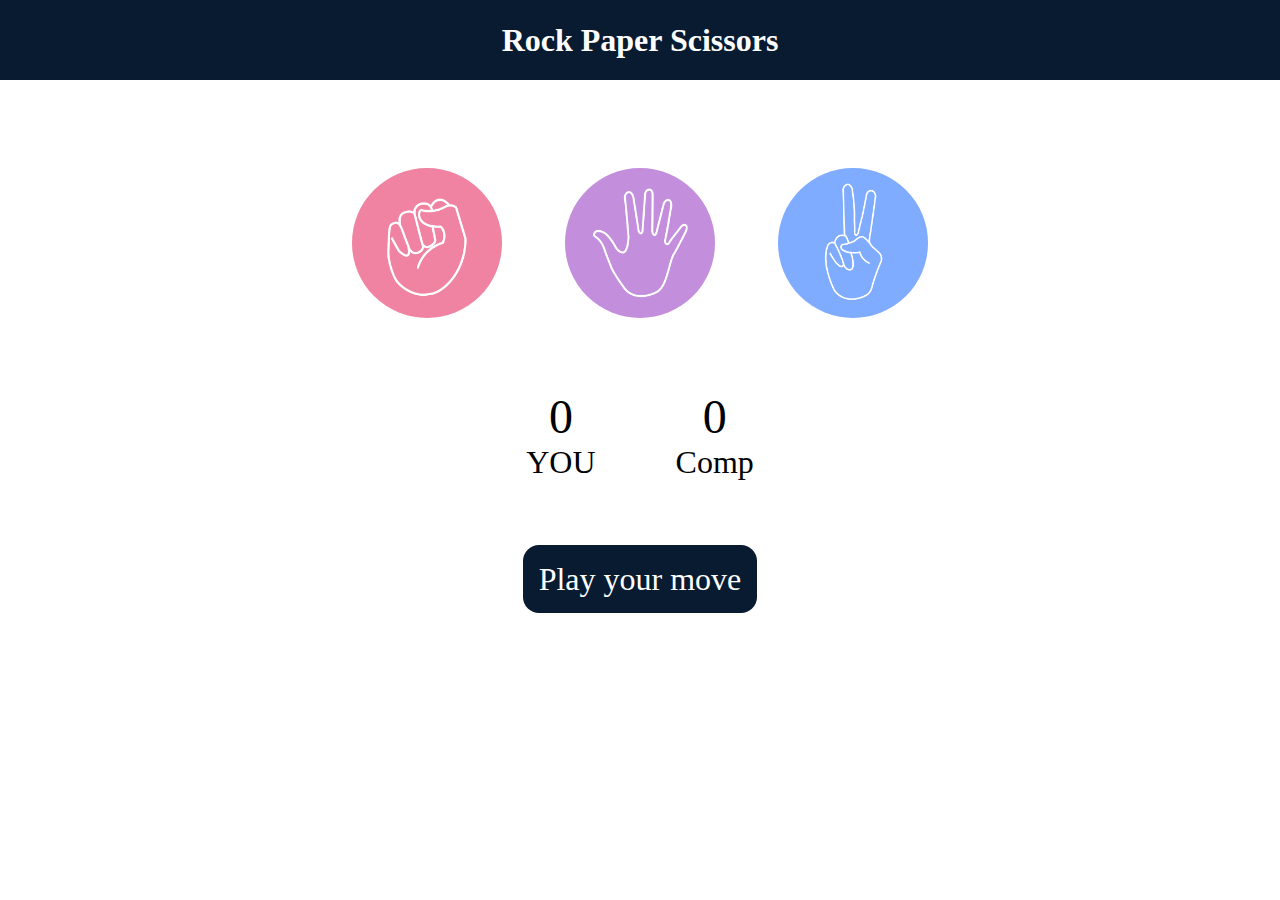
<file: Rps/index.html>
<!DOCTYPE html>
<html lang="en">
<head>
    <meta charset="UTF-8">
    <meta name="viewport" content="width=device-width, initial-scale=1.0">
    <title>Rock paper scissors game</title>
    <link rel="stylesheet" href="style.css">
</head>
<body>
    <h1>Rock Paper Scissors</h1>
    <div class="choices">
        <div class="choice" id="rock">
            <img src="rock.png">
        </div> 
        <div class="choice" id="paper">
            <img src="paper.png">
        </div>    
        <div class="choice" id="scissors">
            <img src="scissors.png">        
        </div>
    </div>
       
        <div class="score-board">
            <div class="score">
                <p id="user-score">0</p>
                <p>YOU</p>
            </div>
            <div class="score">
                <p id="comp-score">0</p>
                <p>Comp</p>
            </div>
        </div>
        <div class="msg-container">
            <p id="msg">Play your move</p>
        </div>
    <script src="app.js"></script>
</body>
</html>
</file>
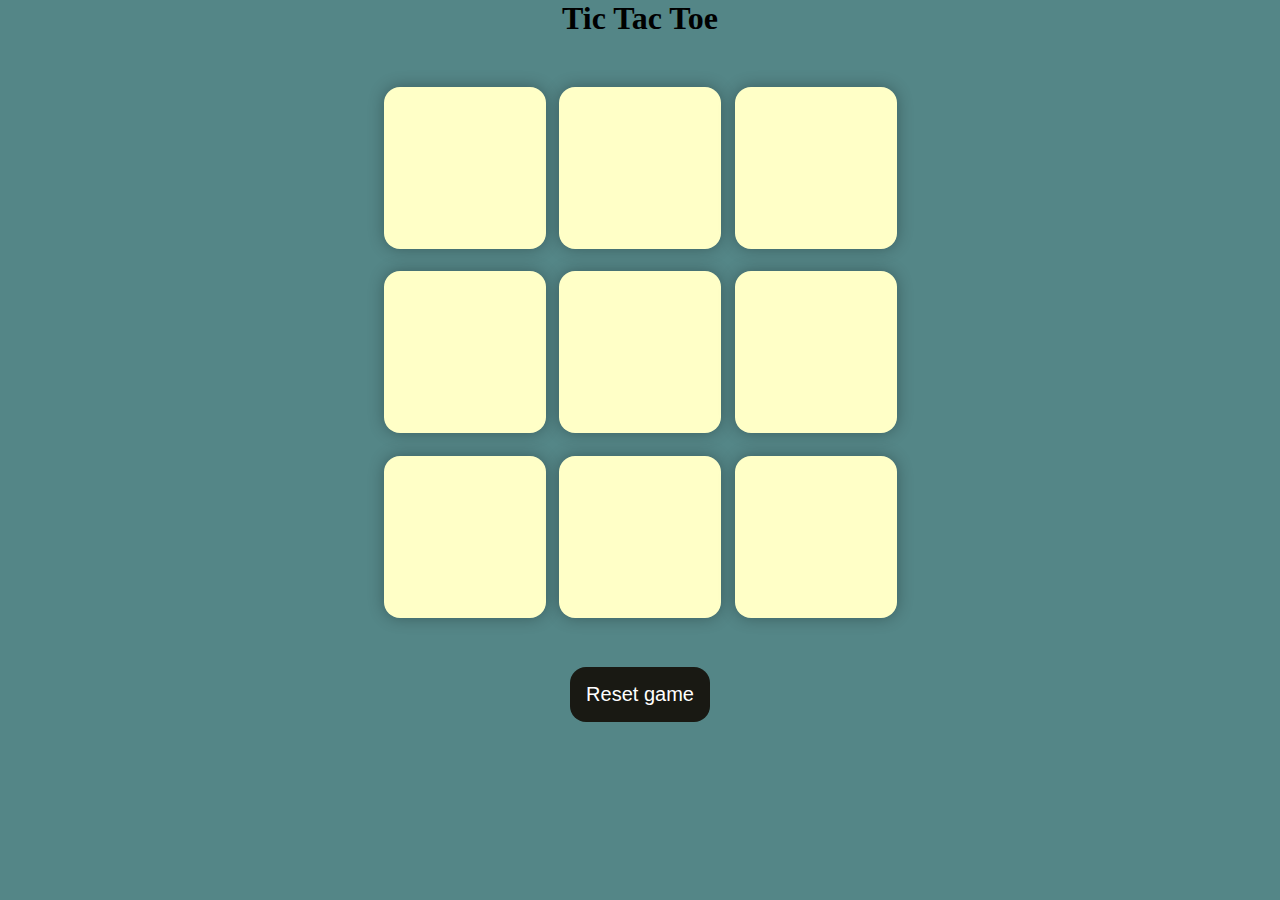
<file: Tic tac toe/index.html>
<!DOCTYPE html>
<html lang="en">
<head>
    <meta charset="UTF-8">
    <meta name="viewport" content="width=device-width, initial-scale=1.0">
    <title>Tic Tac Toe</title>
    <link rel="stylesheet" href="style.css">
</head>
<body>
    <div class="msg-container hide">
        <p id="msg">Winner</p>
        <button id="new-game">New Game</button>
    </div>
    <main>
        <h1>Tic Tac Toe</h1>
        <div class="container">
        <div class="game">
            <button class="box"></button>
            <button class="box"></button>
            <button class="box"></button>
            <button class="box"></button>
            <button class="box"></button>
            <button class="box"></button>
            <button class="box"></button>
            <button class="box"></button>
            <button class="box"></button>
        </div>
        </div>
        <button id="reset-btn">Reset game</button>
    </main>
    <script src="app.js"></script>
</body>
</html>
</file>
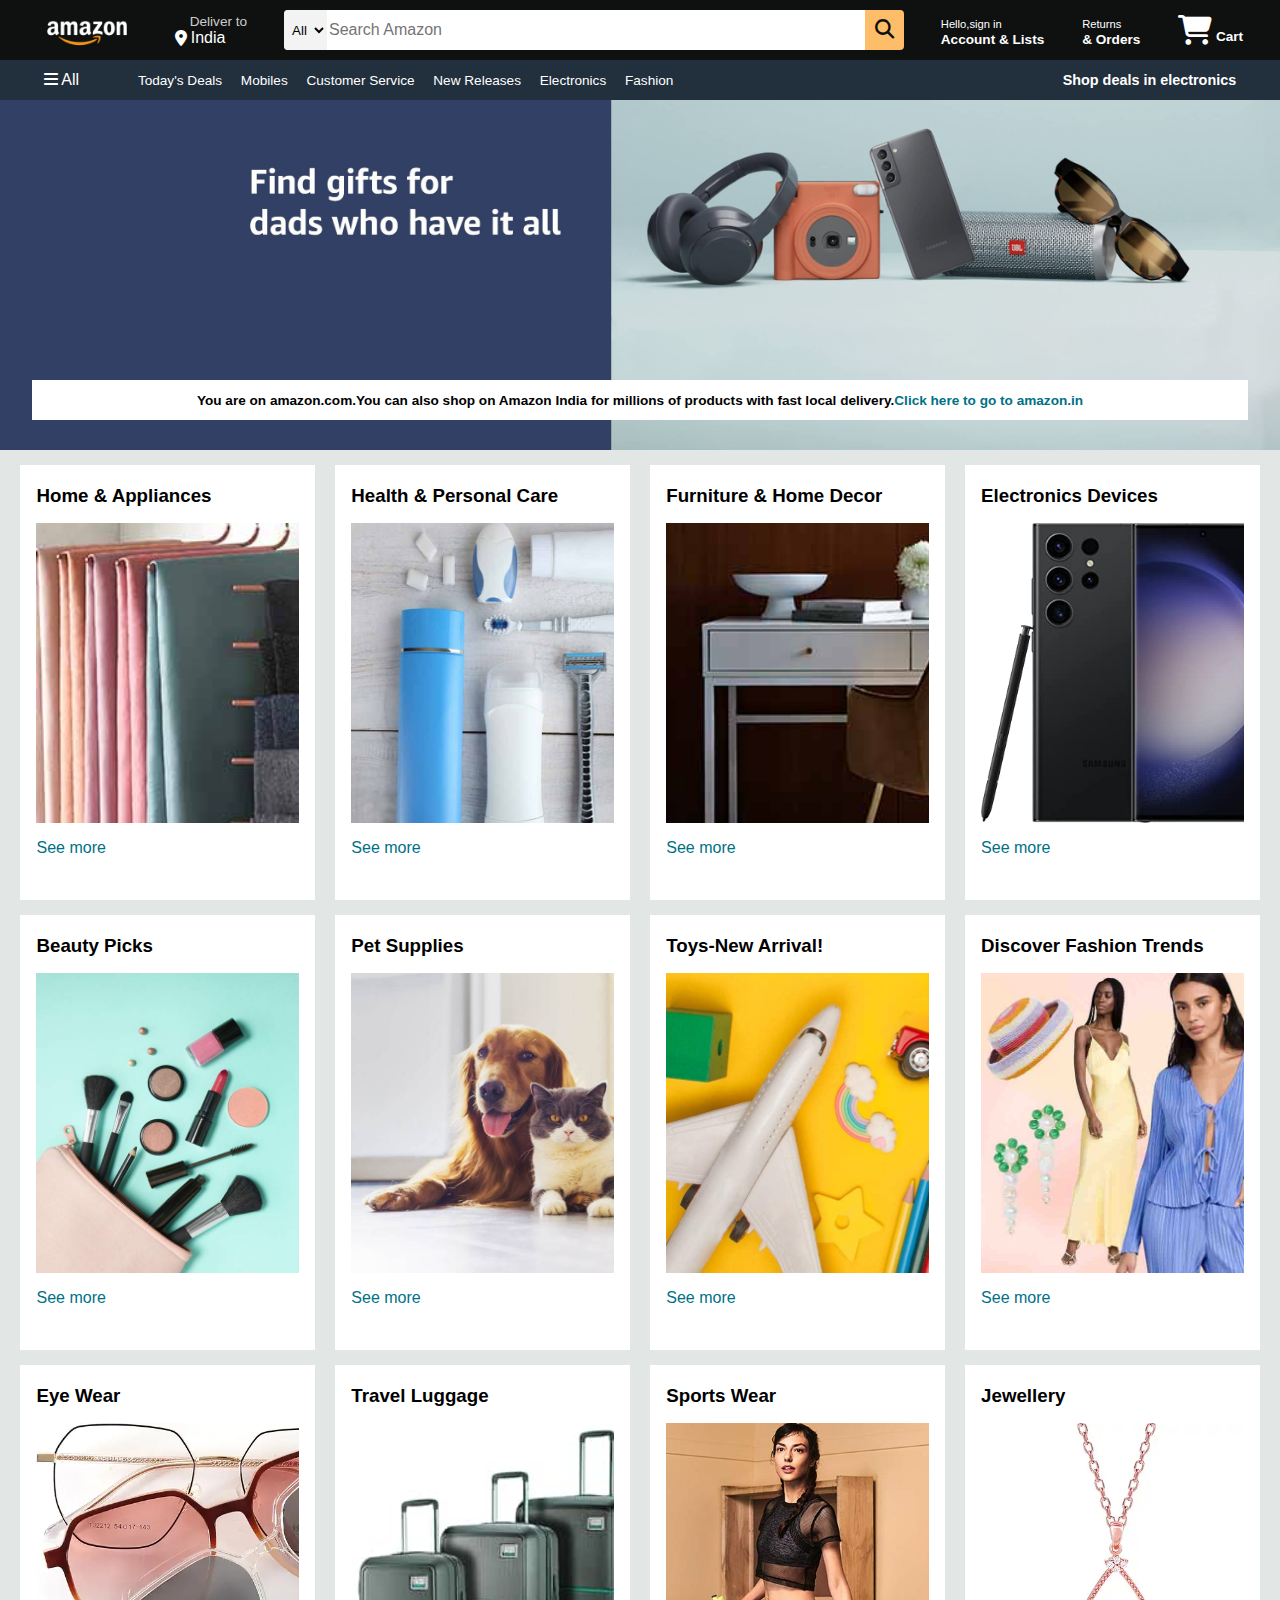
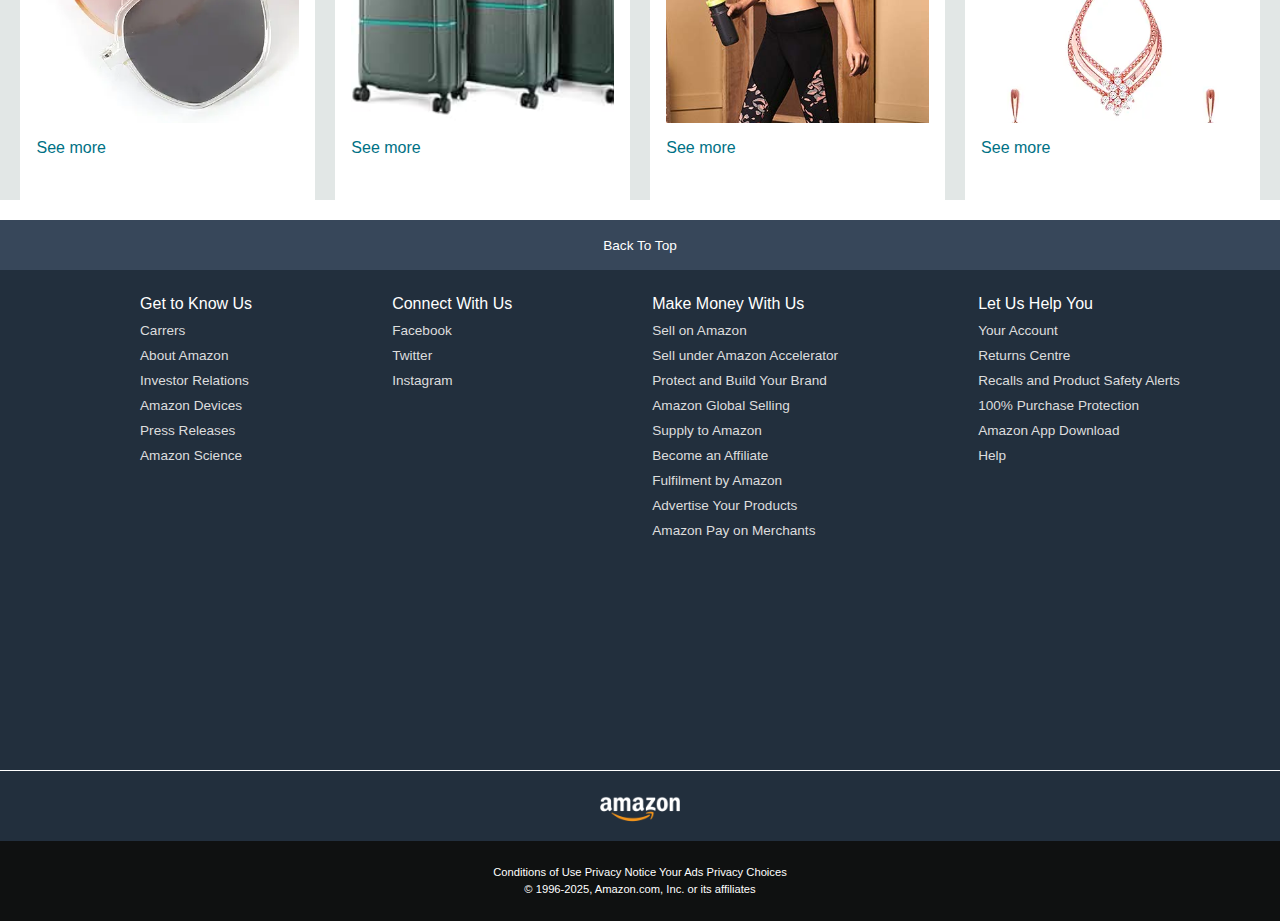
<file: amzon clone/amazon.html>
<!DOCTYPE html>
<html lang="en">
<head>
    <meta charset="UTF-8">
    <meta name="viewport" content="width=device-width, initial-scale=1.0">
    <title>Amazon</title>
    <link rel="stylesheet" href="https://cdnjs.cloudflare.com/ajax/libs/font-awesome/6.7.2/css/all.min.css" integrity="sha512-Evv84Mr4kqVGRNSgIGL/F/aIDqQb7xQ2vcrdIwxfjThSH8CSR7PBEakCr51Ck+w+/U6swU2Im1vVX0SVk9ABhg==" crossorigin="anonymous" referrerpolicy="no-referrer" />
    <link rel="stylesheet" href="style.css">
</head>
<body>
    <header>
        <div class="navbar">
            <div class="navlogo border">
                <div class="logo"></div>
            </div>
            <div class="nav-address border">
                <p class="add1">Deliver to</p>
                <div class="add-icon">
                    <i class="fa-solid fa-location-dot"></i>
                    <p class="add2">India</p>
                </div>
            </div>    
                <div class="nav-search">
                   <select class="search-select">
                    <option>All</option>
                   </select>
                   <input placeholder="Search Amazon" class="search-input"> 
                <div class="search-icon">
                    <i class="fa-solid fa-magnifying-glass"></i>
                </div>
            </div>
        

        <div class="nav-signin border">
            <p><span>Hello,sign in</span></p>
            <p class="nav-2">Account & Lists</p>
        </div>

        <div class="nav-return border">
            <p><span>Returns</span></p>
            <p class="nav-2">& Orders</p>
        </div>
        <div class="nav-cart border">
            <i class="fa-solid fa-cart-shopping"></i>
            Cart
        </div>
    </div>

        <div class="panel">
            <div class="panel-all">
                <i class="fa-solid fa-bars"></i>
                All
            </div>
            <div class="panel-ops">
                <p>Today's Deals</p>
                <p>Mobiles</p>
                <p>Customer Service</p>
                <p>New Releases</p>
                <p>Electronics</p>
                <p>Fashion</p>
            </div>
            <div class="panel-deals">
               Shop deals in electronics 
            </div>
        </div>
    
    </header>

    <div class="hero-sec">
        <div class="hero-msg">
            <p>You are on amazon.com.You can also shop on Amazon India for millions of products with fast local delivery.</p>    <a>  Click here to go to amazon.in</a>
        </div>
    </div>

    <div class="shop">
        <div class="box1 box">
            <div class="box-content"><h3>Home & Appliances</h3>
                <div class="box-img" style="background-image: url('box1_image.jpg');"></div>
                <p>See more</p></div>
        </div>
        <div class="box2 box"><div class="box-content"> <h3>Health & Personal Care</h3>
            <div class="box-img" style="background-image: url('box2_image.jpg');"></div>
            <p>See more</p></div>
        </div>
        <div class="box3 box">
            <div class="box-content"><h3>Furniture & Home Decor</h3>
                <div class="box-img" style="background-image: url('box3_image.jpg');"></div>
                <p>See more</p></div>
        </div>
        <div class="box4 box">
            <div class="box-content"><h3>Electronics Devices</h3>
                <div class="box-img" style="background-image: url('box4_image.jpg');"></div>
                <p>See more</p></div>
        </div>
        <div class="box1 box">
            <div class="box-content"><h3>Beauty Picks</h3>
                <div class="box-img" style="background-image: url('box5_image.jpg');"></div>
                <p>See more</p></div>
        </div>
        <div class="box2 box"><div class="box-content"> <h3>Pet Supplies</h3>
            <div class="box-img" style="background-image: url('box6_image.jpg');"></div>
            <p>See more</p></div>
        </div>
        <div class="box3 box">
            <div class="box-content"><h3>Toys-New Arrival!</h3>
                <div class="box-img" style="background-image: url('box7_image.jpg');"></div>
                <p>See more</p></div>
        </div>
        <div class="box4 box">
            <div class="box-content"><h3>Discover Fashion Trends</h3>
                <div class="box-img" style="background-image: url('box8_image.jpg');"></div>
                <p>See more</p></div>
        </div>
        <div class="box1 box">
            <div class="box-content"><h3>Eye Wear</h3>
                <div class="box-img" style="background-image: url('box-9_image.webp');"></div>
                <p>See more</p></div>
        </div>
        <div class="box2 box"><div class="box-content"> <h3>Travel Luggage</h3>
            <div class="box-img" style="background-image: url('box13_image.jpg');"></div>
            <p>See more</p></div>
        </div>
        <div class="box3 box">
            <div class="box-content"><h3>Sports Wear</h3>
                <div class="box-img" style="background-image: url('box11_image.jpg');"></div>
                <p>See more</p></div>
        </div>
        <div class="box4 box">
            <div class="box-content"><h3>Jewellery</h3>
                <div class="box-img" style="background-image: url('jewellery.webp');"></div>
                <p>See more</p></div>
        </div>
    </div>

    <footer>
        <div class="foot-panel1">
            Back To Top
        </div>
        <div class="foot-panel2">
            <ul>
               <p>Get to Know Us</p>
                <a>Carrers</a>
                <a>About Amazon</a>
                <a>Investor Relations</a>
                <a>Amazon Devices</a>
                <a>Press Releases</a> <a>Amazon Science</a>
            </ul>

            <ul>
                <p>Connect With Us</p>
                <a>Facebook</a>
                <a>Twitter</a>
                <a>Instagram</a>
            </ul>
            <ul>
                <p>Make Money With Us</p>
                <a>Sell on Amazon</a>
                <a>Sell under Amazon Accelerator</a>
                <a>Protect and Build Your Brand</a>
                <a>Amazon Global Selling</a>
                <a>Supply to Amazon</a>
                <a>Become an Affiliate</a>
                <a>Fulfilment by Amazon</a>
                <a>Advertise Your Products</a>
                <a>Amazon Pay on Merchants
                </a>
            </ul>
            <ul>
                <p>Let Us Help You</p>
                <a>Your Account</a>
                <a>Returns Centre</a>
                <a>Recalls and Product Safety Alerts</a>
                <a>100% Purchase Protection</a>
                <a>Amazon App Download</a>
                <a>Help</a>
            </ul>
        </div>
        <div class="foot-panel3">
            <div class="logo"></div>
        </div>
        <div class="foot-panel4">
            <div class="pages">
                <a>Conditions of Use</a>
                <a>Privacy Notice</a>
                <a>Your Ads Privacy Choices</a>
            </div>
            <div class="copyright">
                © 1996-2025, Amazon.com, Inc. or its affiliates
            </div>
        </div>
    </footer>
</body>
</html>
</file>
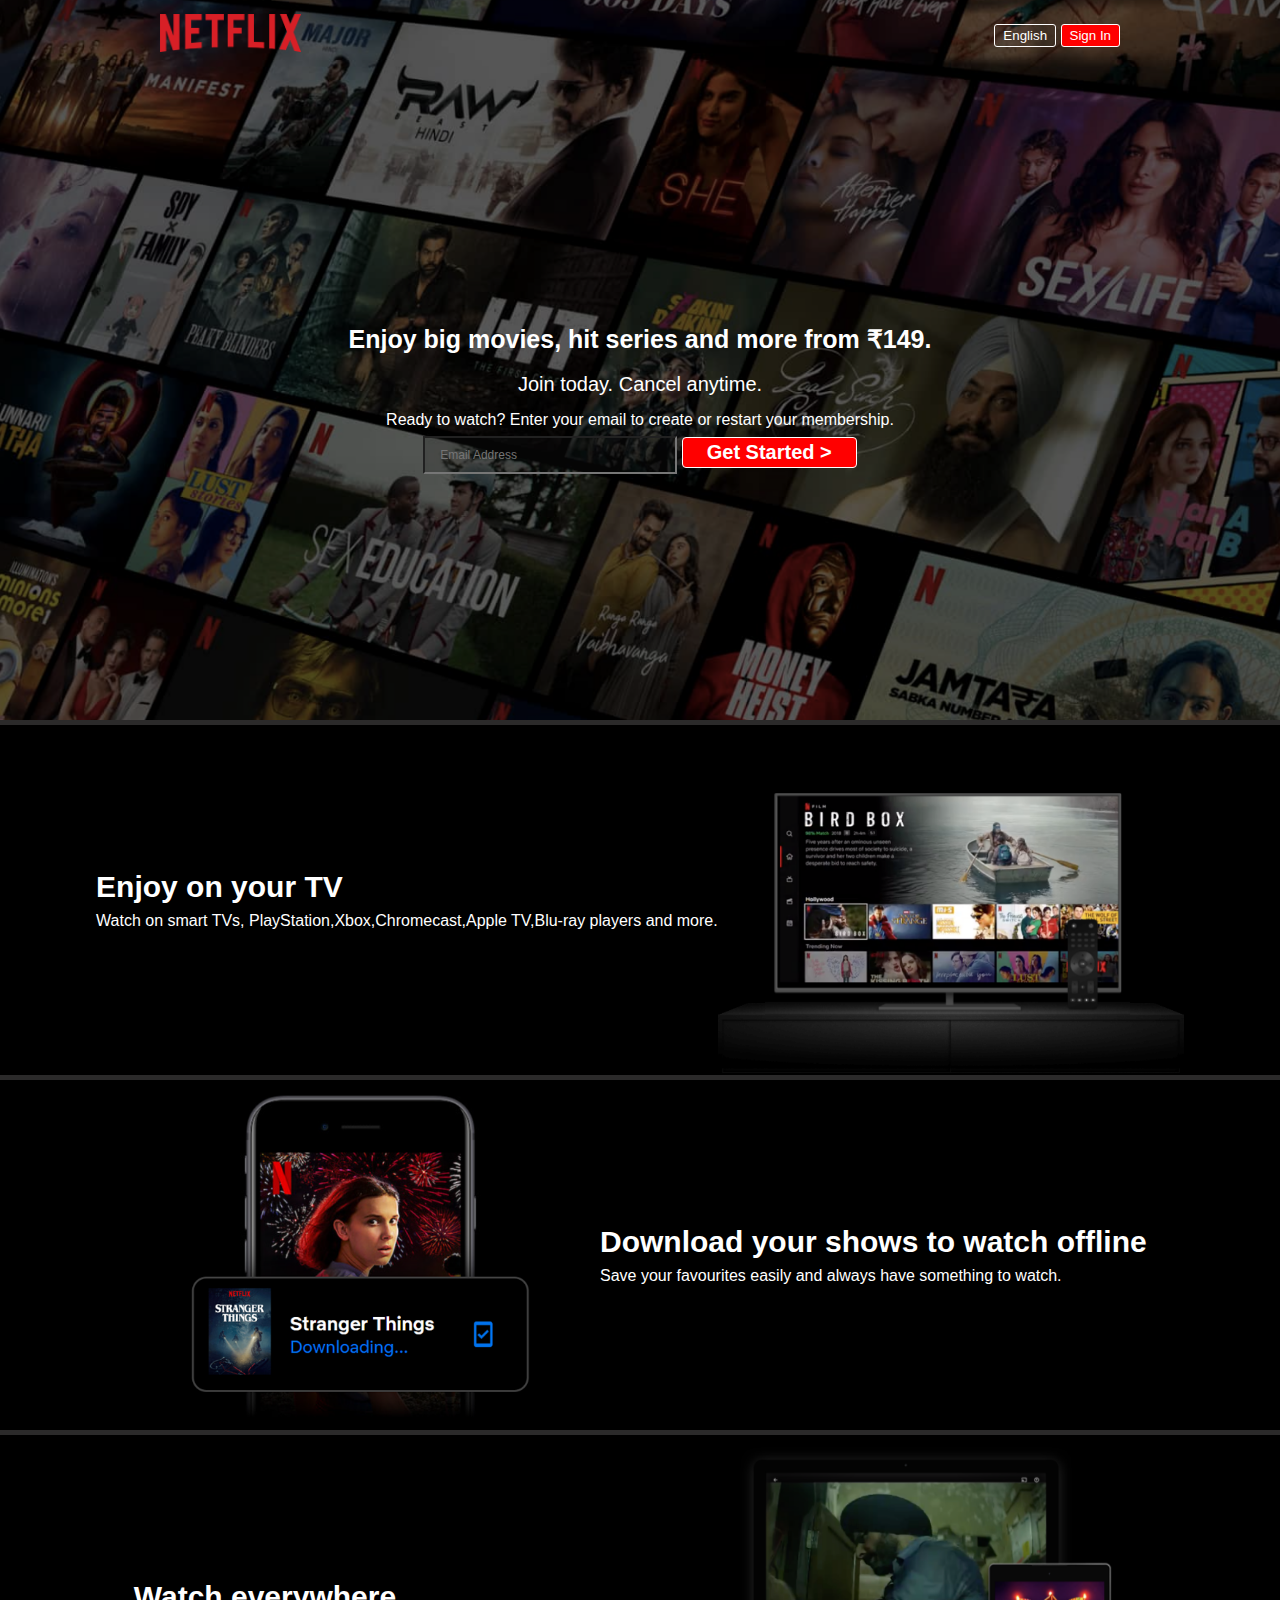
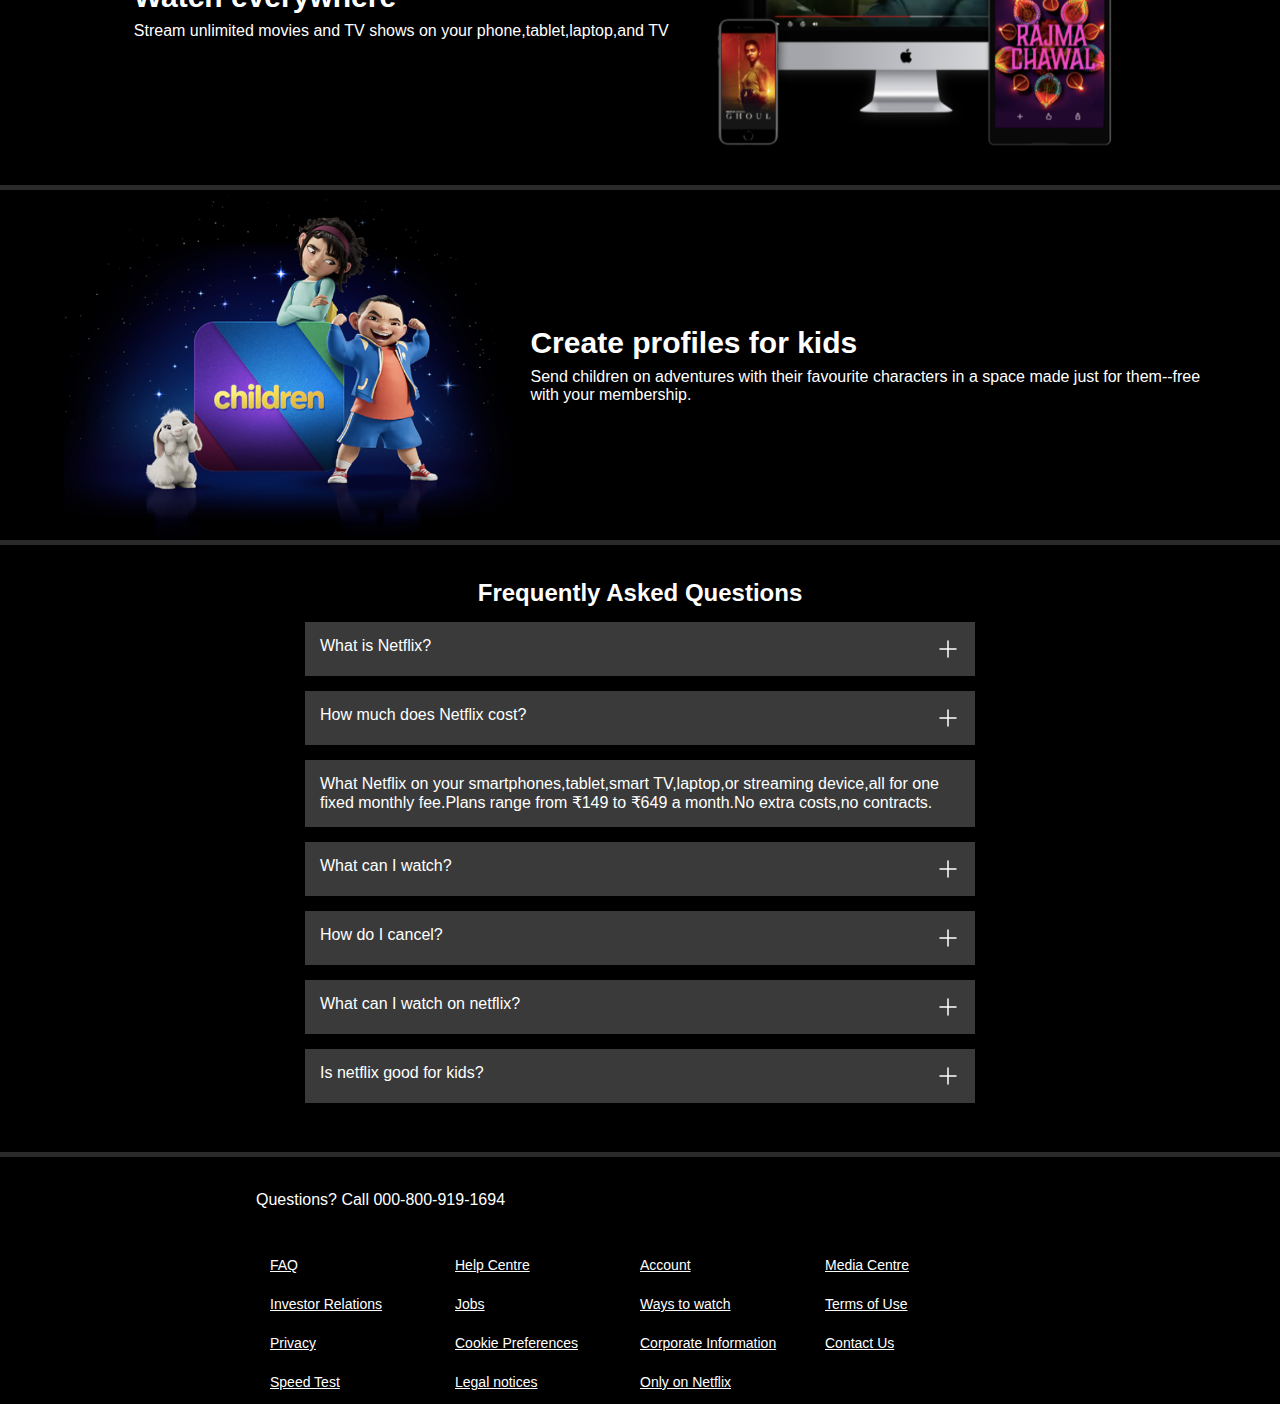
<file: netflix clone/netflix.html>
<!DOCTYPE html>
<html lang="en">
<head>
    <meta charset="UTF-8">
    <meta name="viewport" content="width=device-width, initial-scale=1.0">
    <title>Netflix</title>
    <link rel="stylesheet" href="style.css">
</head>
<body>
    <div class="main">
        <nav>
           <span><img src="logo.png" alt="This is logo"></span> 
           <div>
            <button class="btn">English</button>
            <button class="btn btn-red-sm">Sign In</button>
           </div>
        </nav>
        <div class="box">

        </div>
        <div class="hero">
            <span>Enjoy big movies, hit series and more from ₹149.</span>
            <span>Join today. Cancel anytime.</span>
            <span>Ready to watch? Enter your email to create or restart your membership.</span>
        <div class="input">
            <input type="text" placeholder="Email Address">
            <button class="btn btn-red">Get Started &gt;</button>
        </div>
        </div>
    </div>

    <div class="separation">
            
    </div>

    <section class="first">
        <div class="f">
            <div class="f1">Enjoy on your TV</div>
            <div class="f2">Watch on smart TVs, PlayStation,Xbox,Chromecast,Apple TV,Blu-ray players and more.</div>
        </div>
        <div class="secimg">
            <img src="feature-1.png" alt="This is a image">
        </div>
    </section>

    <div class="separation">
            
    </div>

    <section class="first second">
        <div class="secimg">
            <img src="feature-2.png" alt="This is a image">
        </div>
        <div class="f">
            <div class="f1">Download your shows to watch offline</div>
            <div class="f2">Save your favourites easily and always have something to watch.</div>
        </div>
    </section>

    <div class="separation">
            
    </div>


    <section class="first third">
        <div class="f">
            <div class="f1">Watch everywhere</div>
            <div class="f2">Stream unlimited movies and TV shows on your phone,tablet,laptop,and TV</div>
        </div>
        <div class="secimg">
            <img src="feature-3.png" alt="This is a image">
        </div>
    </section>

    <div class="separation">
            
    </div>

    <section class="first fourth">
        <div class="secimg">
            <img src="feature-4.png" alt="This is a image">
        </div>
        <div class="f">
            <div class="f1">Create profiles for kids</div>
            <div class="f2">Send children on adventures with their favourite characters in a space made just for them--free with your membership.</div>
        </div>
    </section>
    
    <div class="separation">
            
    </div>

    <section class="faq">
        <h2>Frequently Asked Questions</h2>
        <div class="faqbox">
            <span>What is Netflix?</span><svg xmlns="http://www.w3.org/2000/svg" viewBox="0 0 24 24" width="24" height="24" color="#000000" fill="none">
                <path d="M12 4V20M20 12H4" stroke="currentColor" stroke-width="1.5" stroke-linecap="round" stroke-linejoin="round" />
            </svg>
        </div>
        <div class="faqbox">
            <span>How much does Netflix cost?</span>
            <svg xmlns="http://www.w3.org/2000/svg" viewBox="0 0 24 24" width="24" height="24" color="#000000" fill="none">
                <path d="M12 4V20M20 12H4" stroke="currentColor" stroke-width="1.5" stroke-linecap="round" stroke-linejoin="round" />
            </svg>
        </div>
        <div class="faqbox">
            <span>What Netflix on your smartphones,tablet,smart TV,laptop,or streaming device,all for one fixed monthly fee.Plans range from ₹149 to ₹649 a month.No extra costs,no contracts.</span>
        </div>
        <div class="faqbox">
            <span>What can I watch?</span>
            <svg xmlns="http://www.w3.org/2000/svg" viewBox="0 0 24 24" width="24" height="24" color="#000000" fill="none">
                <path d="M12 4V20M20 12H4" stroke="currentColor" stroke-width="1.5" stroke-linecap="round" stroke-linejoin="round" />
            </svg>
        </div>
        <div class="faqbox">
            <span>How do I cancel?</span>
            <svg xmlns="http://www.w3.org/2000/svg" viewBox="0 0 24 24" width="24" height="24" color="#000000" fill="none">
                <path d="M12 4V20M20 12H4" stroke="currentColor" stroke-width="1.5" stroke-linecap="round" stroke-linejoin="round" />
            </svg>
        </div>
        <div class="faqbox">
            <span>What can I watch on netflix?</span>
            <svg xmlns="http://www.w3.org/2000/svg" viewBox="0 0 24 24" width="24" height="24" color="#000000" fill="none">
                <path d="M12 4V20M20 12H4" stroke="currentColor" stroke-width="1.5" stroke-linecap="round" stroke-linejoin="round" />
            </svg>
        </div>
        <div class="faqbox">
            <span>Is netflix good for kids?</span>
            <svg xmlns="http://www.w3.org/2000/svg" viewBox="0 0 24 24" width="24" height="24" color="#000000" fill="none">
                <path d="M12 4V20M20 12H4" stroke="currentColor" stroke-width="1.5" stroke-linecap="round" stroke-linejoin="round" />
            </svg>
        </div>
    </section>

    <div class="separation">
            
    </div>
   
    <footer>
        <div class="que">
            Questions? Call 000-800-919-1694
        </div>
        <div class="footer">
        <div class="footer-item">
            <a href="faq">FAQ</a>
            <a href="investor relations">Investor Relations</a>
            <a href="faq">Privacy</a>
            <a href="faq">Speed Test</a>
        </div>

        <div class="footer-item">
            <a href="faq">Help Centre</a>
            <a href="investor relations">Jobs</a>
            <a href="faq">Cookie Preferences</a>
            <a href="faq">Legal notices</a>
        </div>

        <div class="footer-item">
            <a href="faq">Account</a>
            <a href="investor relations">Ways to watch</a>
            <a href="faq">Corporate Information</a>
            <a href="faq">Only on Netflix</a>
        </div>

        <div class="footer-item">
            <a href="faq">Media Centre</a>
            <a href="investor relations">Terms of Use</a>
            <a href="faq">Contact Us</a>
            
        </div>
    </div>
    </footer>
</body>
</html>
</file>
<file: Rps/style.css>
*{
  margin: 0;
  padding: 0;   
  text-align: center;
}

h1{
    background-color: #081b31;
    color: #fff;
    height: 5rem;
    line-height: 5rem;
}

.choice{
    height: 165px;
    width: 165px;
    border-radius: 50%;
    display: flex;
    justify-content: center;
    align-items: center;
}

.choice:hover{
    cursor: pointer;
    background-color: #081b31;
}

img{
    height: 150px;
    width: 150px;
    object-fit: cover;
    border-radius: 50%;
}
.choices{
    display: flex;
    justify-content: center;
    align-items: center;
    gap: 3rem;
    margin-top: 5rem;
    margin-bottom: 4rem;
}

.score-board{
    display: flex;
    justify-content: center;
    align-items: center;
    font-size: 2rem;
    gap: 5rem;
}

#user-score, #comp-score{
    font-size: 3rem;
}

.msg-container{
    margin-top:5rem ;
}

#msg{
    background-color:#081b31;
    color: #fff;
    font-size: 2rem;
    margin-top: 5rem;
    display: inline;
    padding: 1rem;
    border-radius: 1rem;
}
</file>
<file: Tic tac toe/style.css>
*{
    margin: 0;
    padding: 0;
}

body{
    background-color: #548687;
    text-align: center;
}

.container{
    height: 70vh;
    display: flex;
    justify-content: center;
    align-items: center;
}

.game{
    height: 60vmin;
    width: 60vmin;
    display: flex;
    flex-wrap: wrap;
    justify-content: center;
    align-items: center;
    gap: 1.5vmin;
}

.box{
    height: 18vmin;
    width: 18vmin;
    border-radius: 1rem;
    border: none;
    box-shadow: 0 0 1rem rgba(0,0,0,0.3);
    font-size: 8vmin;
    color: #943330;
    background-color: #ffffc7;
}

#reset-btn{
    padding: 1rem;
    font-size: 1.25rem;
    background-color: #191913;
    color: #fff;
    border-radius: 1rem;
    border: none;
}

#new-game{
    padding: 1rem;
    font-size: 1.25rem;
    background-color: #191913;
    color: #fff;
    border-radius: 1rem;
    border: none;
}

#msg{
    color: #ffffc7;
    font-size: 5vmin;
}

.msg-container{
    height: 100vmin;
    display: flex;
    justify-content: center;
    align-items: center;
    flex-direction: column;
    gap: 4rem;
}

.hide{
    display: none;
}
</file>
<file: amzon clone/style.css>
*{
    margin: 0;
    font-family: Arial, Helvetica, sans-serif;
    border: border-box;
}

.navbar{
    height:60px ;
    background-color: #0f1111;
    color: white;
    display: flex;
    align-items: center;
    justify-content: space-evenly;
}

.navlogo{
    height: 50px;
    width: 100px;
}

.logo{
    background-image:url(amazon_logo.png) ;
    height: 50px;
    width: 100%;
    background-size: cover;
}

.border{
    border:1.5px solid transparent;
}

.border:hover{
    border: 1.5px solid white;
}

/**box-2**/
.add1{
    color:#cccccc ;
    font-size: 0.85rem;
    margin-left: 15px;
}

.add2{
    font-size: 1rem;
    margin-left: 4px;
}

.add-icon{
    display: flex;
    align-items: center;
}

/**box-3**/
.nav-search{
    display: flex;
    justify-content:space-evenly ;
    background-color: #febd68;
    width: 620px;
    height: 40px;
    border-radius: 4px;
}

.search-select{
    background-color: #f3f3f3;
    width: 50px;
    text-align: center;
    border-top-left-radius: 4px;
    border-bottom-left-radius: 4px;
    border: none;
}

.search-input{
    width: 100%;
    font-size: 1rem;
    border: none; 
}

.search-icon{
    width: 45px;
    display: flex;
    justify-content: center;
    align-items: center;
    font-size: 1.2rem;
    color: #0f1111;
    border-top-left-radius: 4px;
    border-bottom-left-radius: 4px;
}
.nav-search:hover{
    border:2px solid orange;
}
.search-icon:hover{
    background-color:  orange;
}
/**box-4**/
span{
    font-size: 0.7rem;
}

.nav-2{
    font-size: 0.85rem;
    font-weight: 700;
}

/**box-6**/
.nav-cart i{
    font-size: 30px;
}

.nav-cart{
    font-size: 0.85rem;
    font-weight: 700;
}

/**panel**/
.panel{
    display: flex;
    height: 40px;
    background-color: #222f3d;
    color: white;
    align-items: center;
    justify-content: space-evenly;
}

.panel-all:hover{
    border: 1.5px solid white;
}

.panel-ops p{
    display: inline;
    margin-left: 15px;
}

.panel-ops{
    width: 70%;
    font-size: 0.85rem;
}

.panel-ops p:hover{
    border: 1.5px solid white;
}

.panel-deals{
    font-size: 0.9rem;
    font-weight: 700;
}

/**hero-sec**/
.hero-sec{
    background-image:url(hero_image.jpg) ;
    height: 350px;
    background-size: cover;
    display: flex;
    justify-content: center;
    align-items: flex-end;
}

.hero-msg{
    background-color:white;
    color:black;
    height: 40px;
    display: flex;
    align-items: center;
    justify-content: center;
    font-size: 0.85rem;
    width: 95%;
    font-weight: 550;
    margin-bottom: 30px;
}

.hero-msg a{
    color:#007185;
}

/**shop**/
.shop{
    display: flex;
    flex-wrap: wrap;
    justify-content: space-evenly;
    background-color: #e2e7e6;
}
.box{
    height: 400px;
    width: 23%;
    background-color: white;
    padding: 20px 0 15px;
    margin-top: 15px;
}

.box-img{
    height: 300px;
    background-size: cover;
    background-repeat: no-repeat;
    margin-top: 1rem;
    margin-bottom: 1rem;
}

.box-content{
    margin-left: 1rem;
    margin-right: 1rem;
}

.box-content p{
    color:#007185 ;
}

/**footer**/
footer{
    margin-top: 20px;
}
.foot-panel1{
    background-color: #37475a;
    color: white;
    height: 50px;
    display: flex;
    justify-content: center;
    align-items: center;
    font-size: 0.85rem; 
}

.foot-panel2{
    background-color: #222f3d;
    color: white;
    height:500px ;
    display: flex;
    justify-content: space-evenly;

}

ul{
    margin-top: 25px;
}

ul a{
    display: block;
    font-size: 0.85rem;
    margin-top: 10px;
    color: #dddddd;
}

.foot-panel3{
    background-color: #222f3d;
    color: white;
    border-top:0.5px solid white ;
    height: 70px;
    display: flex;
    justify-content: center;
    align-items: center;
}

.logo{
    background-image:url(amazon_logo.png) ;
    height: 50px;
    background-size: cover;
    width: 100px;
}

.foot-panel4{
    background-color: #0f1111;
    color: white;
    
    height: 80px;
    font-size: 0.7rem;
    text-align: center;
}
.pages{
    font-size: 0.7rem;
    text-align: center;
    padding-top: 25px;
}
.copyright{
    padding-top: 5px;
    font-size: 0.7rem;
    text-align: center;
}
</file>
<file: netflix clone/style.css>
*{
    margin: 0;
    padding: 0;
    font-family: 'Poppins', sans-serif;
}

body{
    background-color: black;
}

.main{
    background-image: url(header-image.png);
    background-position: center center;
    background-repeat: no-repeat;
    background-size:max(1655px,100vw);
    height: 80vh;  
    position: relative; 
}

.main .box{
    height: 80vh;
    width: 100%;
    opacity: 0.55;
    background-color: black;
    position: absolute;
    top: 0;
}

nav{
    height: 70px;
    display: flex;
    align-items: center;
    justify-content: space-between;
    max-width: 75vw;
    margin: auto;
    z-index: 10;
    position: relative;
}

nav img{
    height: 38px;
    position: relative;
    z-index: 10;
}

.hero{
    height: 90%;
    display: flex;
    align-items: center;
    justify-content: center;
    flex-direction: column;
    color:white ;
    position: relative;
    font-family: 'Martel sans',sans-serif;
    line-height: 2;
    padding: 0 30px;
}

.hero> :first-child{
    font-weight:900;
    font-size: 25px;
    text-align: center;
}

.hero> :nth-child(2){
    font-weight: 400;
    font-size: 20px;
    text-align: center;
}

.hero> :nth-child(3){
    font-weight: 400;
    font-size: 16px;
    text-align: center;
}

.separation{
   height: 5px;
   background-color: rgba(96, 94, 94, 0.446);
}

.btn{
    padding: 3px 8px;
    background-color:rgba(248,243,243,0.021);
    color: white;
    border-radius: 3px;
    border: 1px solid white;
    cursor: pointer;
}

.btn-red{
    background-color: red;
    color: white;
    padding: 3px 24px;
    font-size: 20px;
    border-radius: 4px;
    font-weight: bold;
}

.btn-red:hover{
    background-color: rgb(207, 0, 0);
}

.btn-red-sm{
    background-color: red;
    color: white;
}

.hero input{
    padding: 10px 80px 10px 15px;
    font-size: 12px; background-color: rgba(23,23,23,0.2);
    color: white;
}

.first{
    display: flex;
    justify-content: center;
    max-height: 400px;
    width: 90%;
    margin: auto;
    color: white;
    align-items: center;
    font-weight: bold; 
}

.secimg{
    display: flex;
    height: 350px;
    position: relative;
}

.f1{
    font-weight: bold;
    font-size: 30px;
    margin-bottom: 8px;
}

.f2{
    font-weight: lighter;
}

.faq{
    background: black;
    color: white;
    padding: 34px;
}

.faqbox svg{
    filter:invert(1);
}

.faqbox{
   display: flex;
   background-color: rgba(128, 128, 128, 0.454);
   padding: 15px;
   max-width: 50vw;
   margin: 15px auto;
   justify-content: space-between;
   cursor: pointer;
   transition:all 1s ease-out;
}

.faqbox:hover{
    background-color: #414141b7;
}

.faq h2{
    text-align: center;
}

footer{
    color: white;
    max-width:60vw;
    margin: auto;
}

.footer{
    display:grid;
    grid-template-columns: 1fr 1fr 1fr 1fr;
    color: white;
    max-width:60vw;
    margin: auto;
    padding: 14px;
}

.que{
    padding:34px 0;
}

.footer a{
    font-size:14px ;
    color: white;
}

.footer-item{
    display: flex;
    flex-direction: column;
    gap: 23px;
}
</file>
